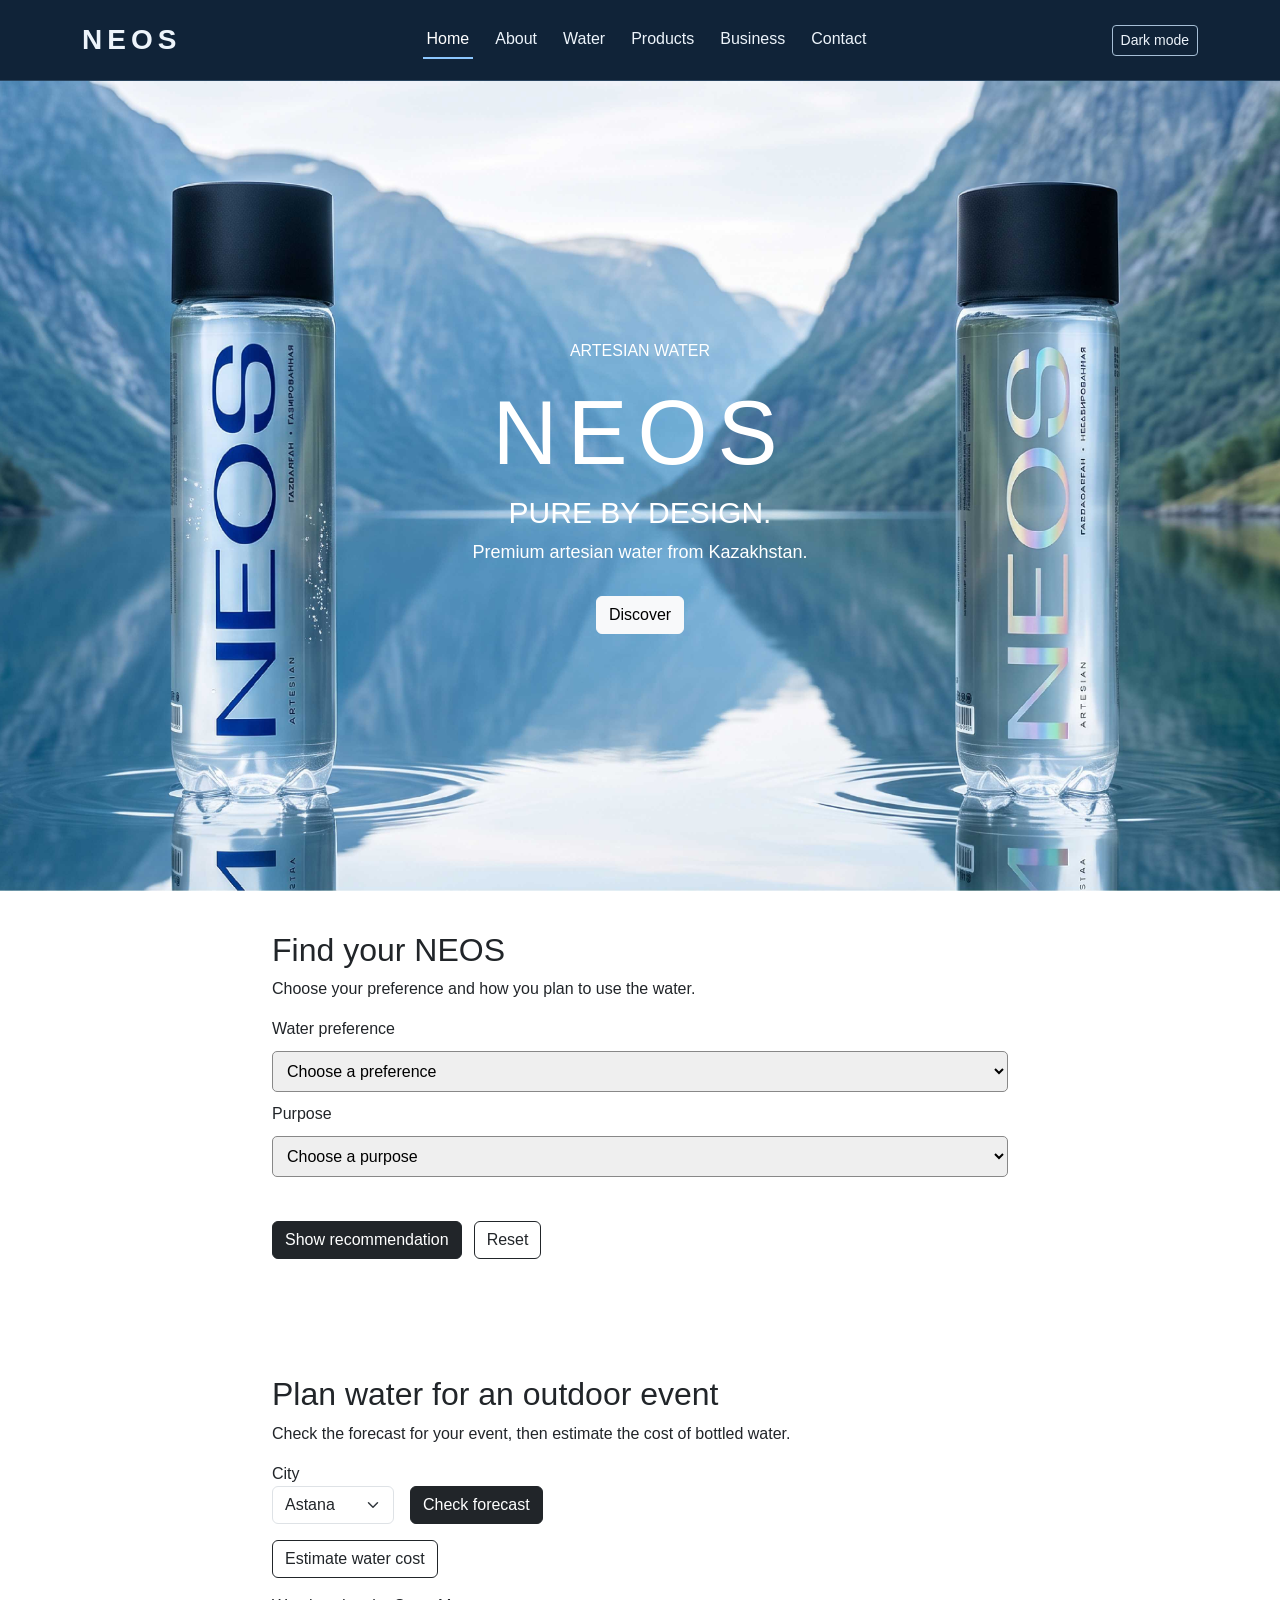
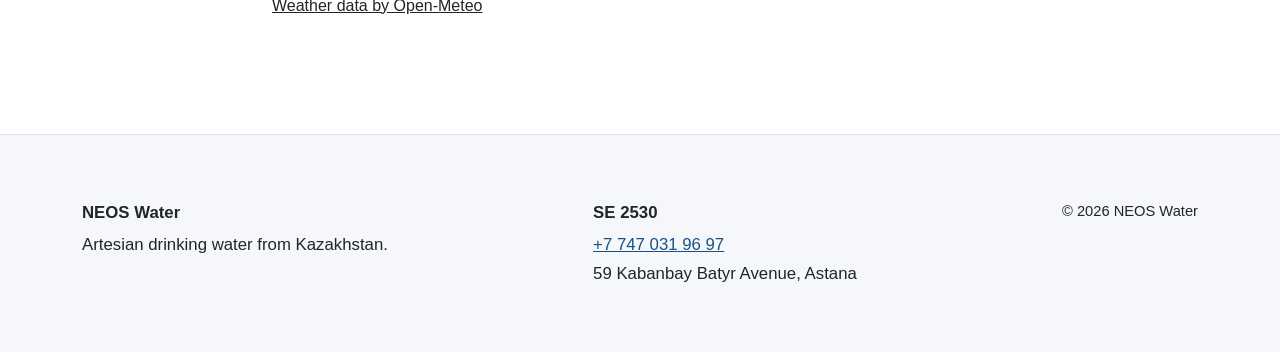
<file: index.html>
<!DOCTYPE html>
<html lang="en">

<head>
    <meta charset="UTF-8">
    <meta name="viewport" content="width=device-width, initial-scale=1.0">
    <title>NEOS Water</title>
    <link href="https://cdn.jsdelivr.net/npm/bootstrap@5.3.3/dist/css/bootstrap.min.css"
          rel="stylesheet">

    <link rel="stylesheet" href="css/style.css">
    <link rel="stylesheet" href="css/ataly.css">
    <link rel="stylesheet" href="css/theme.css">
    <script src="js/theme.js" defer></script>
    <link rel="stylesheet" href="css/weather.css">
</head>
<body>

<header>
    <nav class="menu container">
        <a class="logo" href="index.html">NEOS</a>
        <ul>
            <li><a href="index.html">Home</a></li>
            <li><a href="about.html">About</a></li>
            <li><a href="quality.html">Water</a></li>
            <li><a href="products.html">Products</a></li>
            <li><a href="business.html">Business</a></li>
            <li><a href="contact.html">Contact</a></li>
        </ul>

    </nav>
</header>

<main>

  <section class="main-photo">

    <article class="main-text container">
        <p>ARTESIAN WATER</p>
        <h1>NEOS</h1>
        <h2>PURE BY DESIGN.</h2>
        <p class="opisanie">
            Premium artesian water from Kazakhstan.
        </p>
        <a href="about.html" class="btn btn-light">
            Discover
        </a>
    </article>
</section>
    <section class="pick container" aria-labelledby="pick-title">
        <h2 id="pick-title">Find your NEOS</h2>
        <p>Choose your preference and how you plan to use the water.</p>
        <form id="pick-form" novalidate>
            <label for="bubbles">Water preference</label>
            <select id="bubbles" required aria-describedby="pick-error">
                <option value="">Choose a preference</option>
                <option value="sparkling">I prefer sparkling water</option>
                <option value="still">I prefer still water</option>
                <option value="either">I would like to compare both</option>
            </select>
            <label for="purpose">Purpose</label>
            <select id="purpose" required aria-describedby="pick-error">
                <option value="">Choose a purpose</option>
                <option value="daily">Personal use</option>
                <option value="business">Restaurant, hotel or office</option>
            </select>
            <p id="pick-error" class="pick-error" role="status"></p>
            <div class="pick-btns">
                <button type="submit" class="btn btn-dark">Show recommendation</button>
                <button type="reset" class="btn btn-outline-dark">Reset</button>
            </div>
        </form>
        <div id="pick-result" class="pick-result" role="status" hidden>
            <h3 id="rec-title"></h3>
            <p id="rec-text"></p>
            <a id="rec-link" class="btn btn-dark" href="products.html">See products</a>
        </div>
    </section>
    <section class="container weather" aria-labelledby="weather-title">
        <h2 id="weather-title">Plan water for an outdoor event</h2>
        <p>Check the forecast for your event, then estimate the cost of bottled water.</p>
        <form id="weather-form" class="d-flex flex-wrap align-items-end gap-3">
            <div>
                <label for="weather-city">City</label>
                <select id="weather-city" class="form-select">
                    <option value="astana">Astana</option>
                    <option value="almaty">Almaty</option>
                    <option value="shymkent">Shymkent</option>
                </select>
            </div>
            <button class="btn btn-dark" type="submit">Check forecast</button>
        </form>
        <p id="weather-status" class="mt-3" role="status"></p>
        <div id="weather-days" class="row g-3"></div>
        <a class="btn btn-outline-dark mt-3" href="business.html#est-title">Estimate water cost</a>
        <p class="mt-3"><a href="https://open-meteo.com/">Weather data by Open-Meteo</a></p>
    </section>
</main>
<footer class="footer border-top mt-4">
    <div class="container foot-row">
        <div>
            <p class="fw-bold mb-1">NEOS Water</p>
            <p class="mb-0">Artesian drinking water from Kazakhstan.</p>
        </div>
        <address class="mb-0">
            <p class="fw-bold mb-1">SE 2530</p>
            <a href="tel:+77470319697">+7 747 031 96 97</a>
            <p class="mb-0">59 Kabanbay Batyr Avenue, Astana</p>
        </address>
        <p class="small mb-0">© 2026 NEOS Water</p>
    </div>
</footer>

    <script src="js/home.js"></script>
    <script src="js/weather.js"></script>
</body>
</html>
</file>
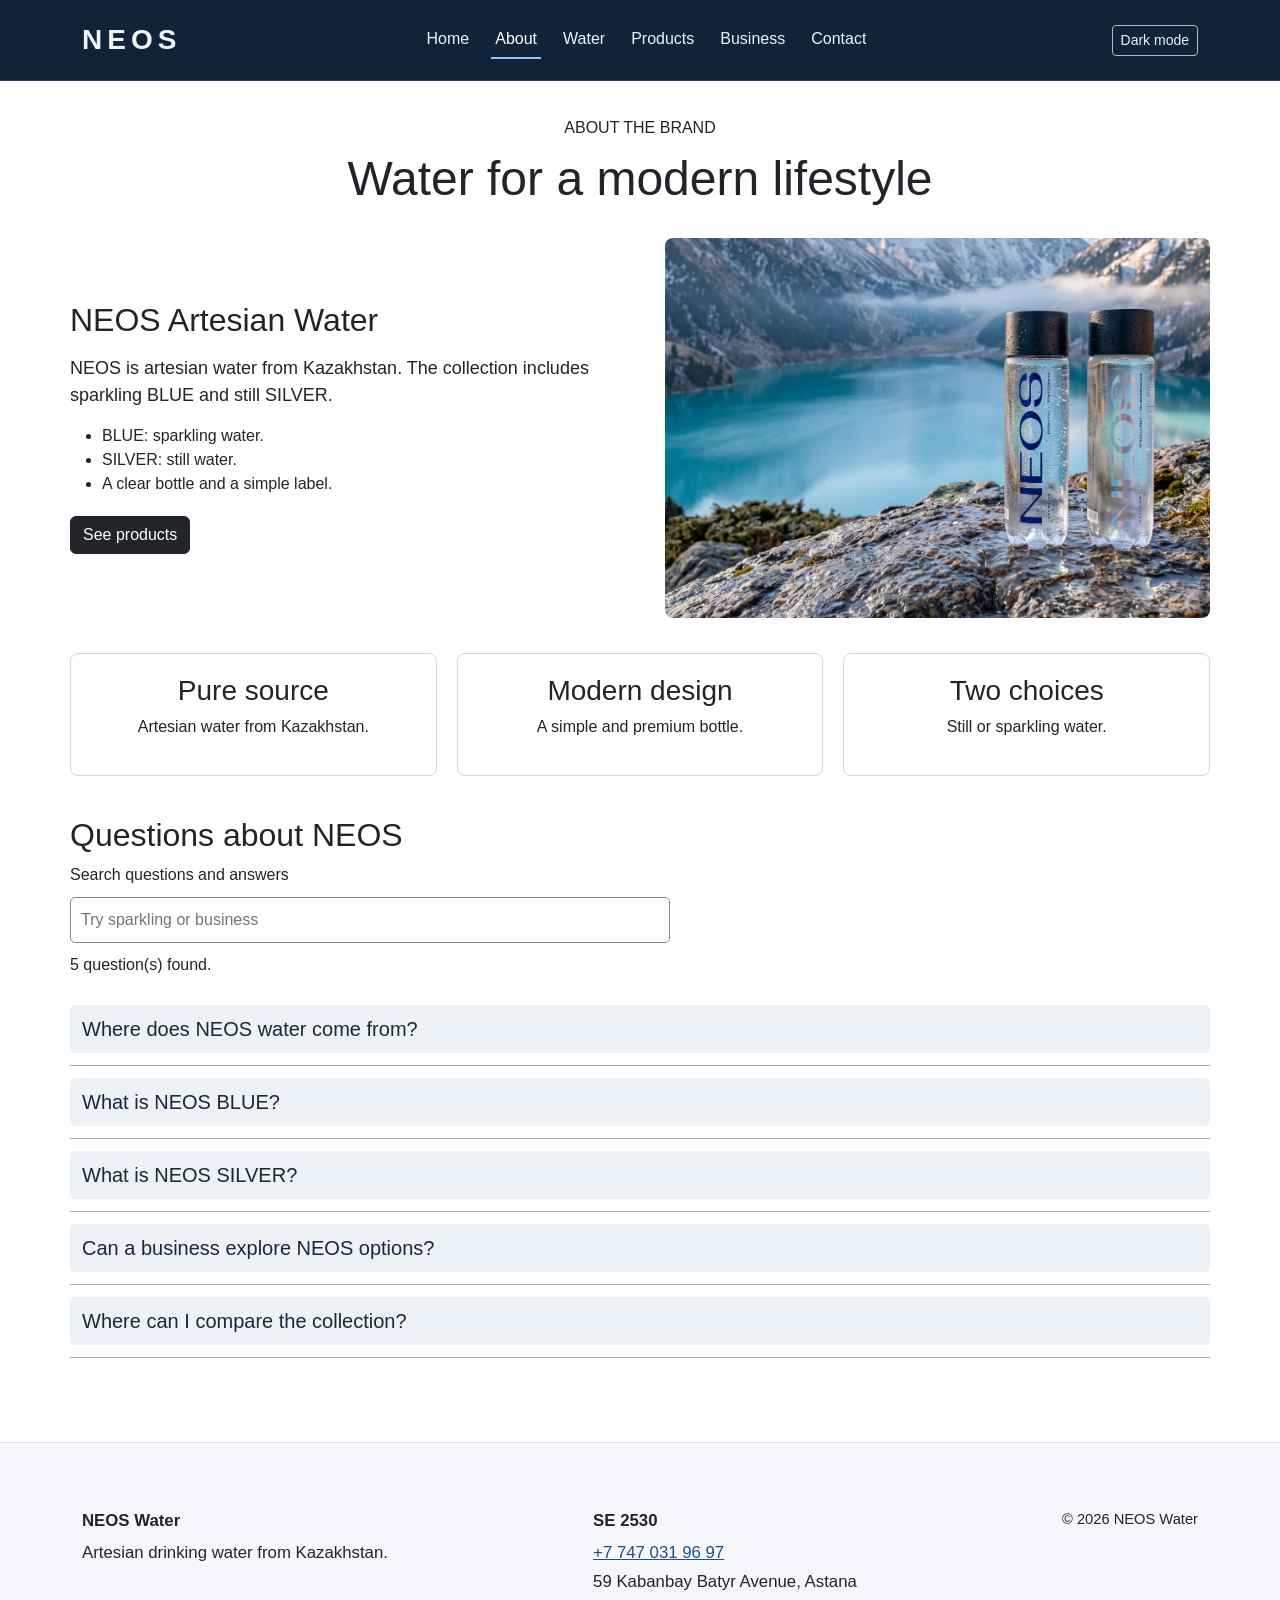
<file: about.html>
<!DOCTYPE html>
<html lang="en">
<head>
    <meta charset="UTF-8">
    <meta name="viewport" content="width=device-width, initial-scale=1.0">
    <title>About - NEOS Water</title>

    <link rel="stylesheet"
          href="https://cdn.jsdelivr.net/npm/bootstrap@5.3.3/dist/css/bootstrap.min.css">
    <link rel="stylesheet" href="css/style.css">
    <link rel="stylesheet" href="css/ataly.css">
    <link rel="stylesheet" href="css/theme.css">
    <script src="js/theme.js" defer></script>
</head>
<body>

<header>
    <nav class="menu container">
        <a class="logo" href="index.html">NEOS</a>
        <ul>
            <li><a href="index.html">Home</a></li>
            <li><a href="about.html">About</a></li>
            <li><a href="quality.html">Water</a></li>
            <li><a href="products.html">Products</a></li>
            <li><a href="business.html">Business</a></li>
            <li><a href="contact.html">Contact</a></li>
        </ul>
    </nav>
</header>

<main class="main2 container">
    <section class="text2">
        <p>ABOUT THE BRAND</p>
        <h1>Water for a modern lifestyle</h1>
    </section>

    <section class="grid2">
        <article class="info2">
            <h2>NEOS Artesian Water</h2>
            <p>
                NEOS is artesian water from Kazakhstan.
                The collection includes sparkling BLUE and still SILVER.
            </p>
            <ul>
                <li>BLUE: sparkling water.</li>
                <li>SILVER: still water.</li>
                <li>A clear bottle and a simple label.</li>
            </ul>
            <a href="products.html" class="btn btn-dark">See products</a>
        </article>

        <img class="photo2" src="images/about2.jpg" alt="NEOS artesian water">
    </section>

    <section class="cards2">
        <article class="card2">
            <h3>Pure source</h3>
            <p>Artesian water from Kazakhstan.</p>
        </article>

        <article class="card2">
            <h3>Modern design</h3>
            <p>A simple and premium bottle.</p>
        </article>

        <article class="card2">
            <h3>Two choices</h3>
            <p>Still or sparkling water.</p>
        </article>
    </section>

    <section class="faq" aria-labelledby="faq-title">
        <h2 id="faq-title">Questions about NEOS</h2>
        <label for="faq-search">Search questions and answers</label>
        <input id="faq-search" type="search" placeholder="Try sparkling or business">
        <p id="faq-count" role="status"></p>
        <div id="faq-list"></div>
        <noscript>Please enable JavaScript to use the question search.</noscript>
    </section>
</main>

<footer class="footer border-top mt-4">
    <div class="container foot-row">
        <div>
            <p class="fw-bold mb-1">NEOS Water</p>
            <p class="mb-0">Artesian drinking water from Kazakhstan.</p>
        </div>
        <address class="mb-0">
            <p class="fw-bold mb-1">SE 2530</p>
            <a href="tel:+77470319697">+7 747 031 96 97</a>
            <p class="mb-0">59 Kabanbay Batyr Avenue, Astana</p>
        </address>
        <p class="small mb-0">© 2026 NEOS Water</p>
    </div>
</footer>

<script src="https://code.jquery.com/jquery-3.7.1.js"></script>
<script src="js/about.js"></script>

</body>
</html>
</file>
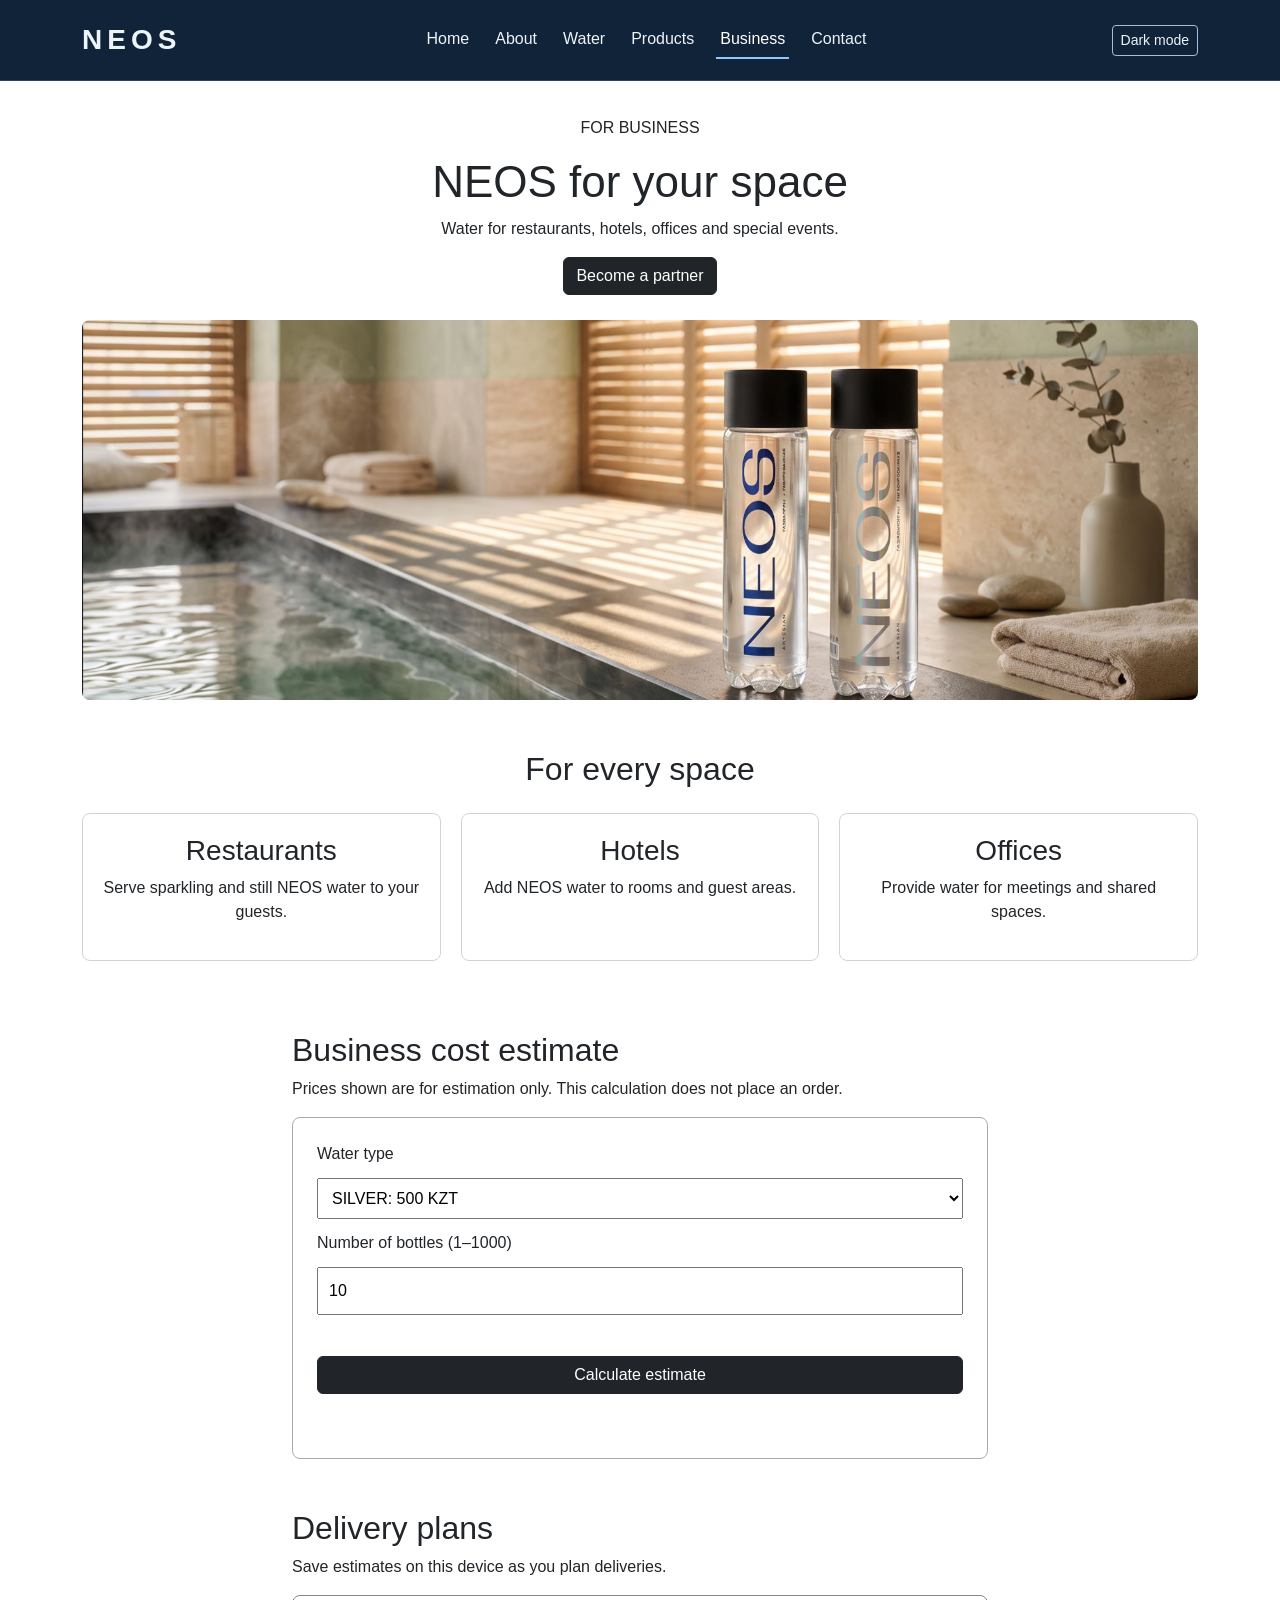
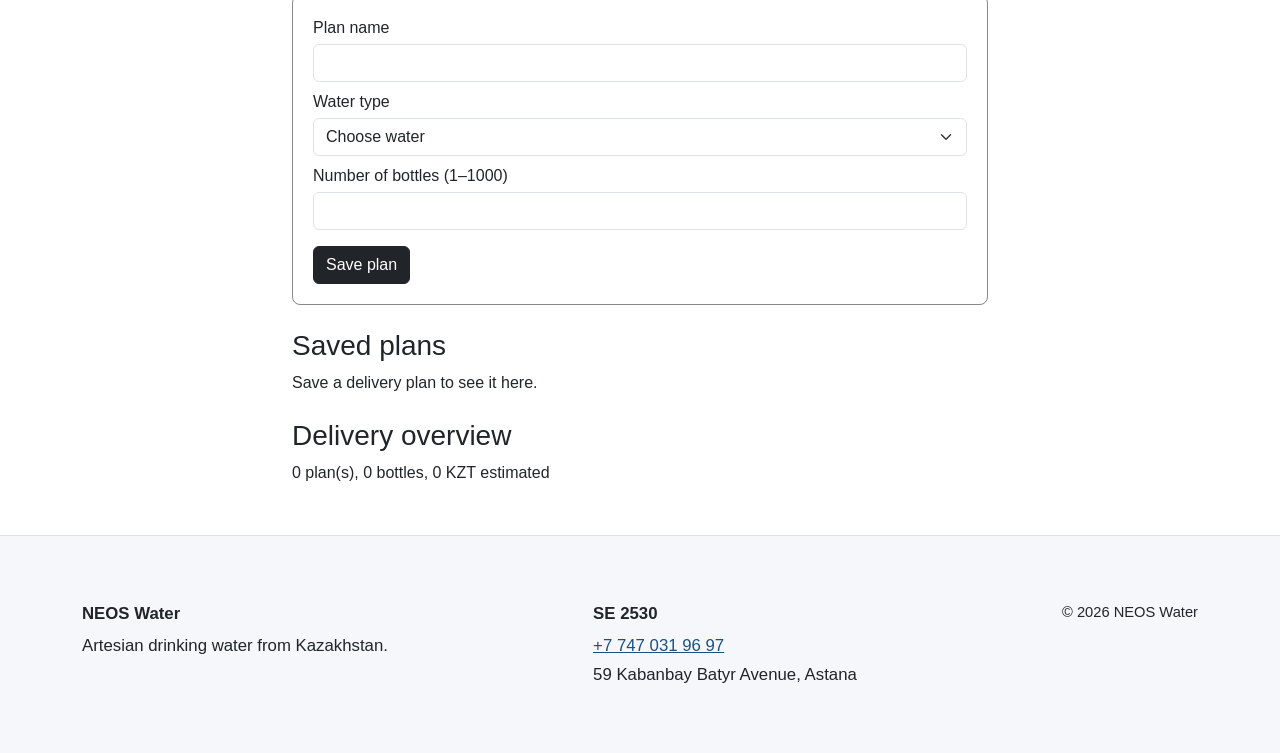
<file: business.html>
<!DOCTYPE html>
<html lang="en">
<head>
    <meta charset="UTF-8">
    <meta name="viewport" content="width=device-width, initial-scale=1.0">
    <title>NEOS Water - Business</title>
    <link href="https://cdn.jsdelivr.net/npm/bootstrap@5.3.3/dist/css/bootstrap.min.css" rel="stylesheet">
    <link rel="stylesheet" href="css/style.css">
    <link rel="stylesheet" href="css/aisu.css">
    <link rel="stylesheet" href="css/theme.css">
    <script src="js/theme.js" defer></script>
    <link rel="stylesheet" href="css/plans.css">
</head>
<body>
    <header>
        <nav class="menu container">
            <a class="logo" href="index.html">NEOS</a>
            <ul>
                <li><a href="index.html">Home</a></li>
                <li><a href="about.html">About</a></li>
                <li><a href="quality.html">Water</a></li>
                <li><a href="products.html">Products</a></li>
                <li><a href="business.html">Business</a></li>
                <li><a href="contact.html">Contact</a></li>
            </ul>
        </nav>
    </header>

    <main>
        <section class="main5 container">
            <p>FOR BUSINESS</p>
            <h1>NEOS for your space</h1>
            <p>Water for restaurants, hotels, offices and special events.</p>
            <a href="contact.html" class="btn btn-dark">Become a partner</a>
            <img class="photo5" src="images/business5.jpg" alt="NEOS water in a premium interior">
        </section>

        <section class="business5 container">
            <h2>For every space</h2>

            <div class="cards5">
                <article class="box5">
                    <h3>Restaurants</h3>
                    <p>Serve sparkling and still NEOS water to your guests.</p>
                </article>

                <article class="box5">
                    <h3>Hotels</h3>
                    <p>Add NEOS water to rooms and guest areas.</p>
                </article>

                <article class="box5">
                    <h3>Offices</h3>
                    <p>Provide water for meetings and shared spaces.</p>
                </article>
            </div>
        </section>

        <section class="estimate container" aria-labelledby="est-title">
            <h2 id="est-title">Business cost estimate</h2>
            <p>Prices shown are for estimation only. This calculation does not place an order.</p>

            <form id="est-form" novalidate>
                <label for="est-water">Water type</label>
                <select id="est-water">
                    <option value="silver">SILVER: 500 KZT</option>
                    <option value="blue">BLUE: 600 KZT</option>
                </select>

                <label for="qty">Number of bottles (1–1000)</label>
                <input id="qty" type="number" min="1" max="1000" step="1" value="10" aria-describedby="est-error">
                <small id="est-error" class="field-error" aria-live="polite"></small>

                <button type="submit" class="btn btn-dark">Calculate estimate</button>
                <p id="total" role="status"></p>
            </form>
        </section>

        <section class="container plans" aria-labelledby="plans-title">
            <h2 id="plans-title">Delivery plans</h2>
            <p>Save estimates on this device as you plan deliveries.</p>

            <form id="plan-form" novalidate>
                <label for="plan-name">Plan name</label>
                <input id="plan-name" aria-describedby="plan-name-error" class="form-control mb-2" type="text" maxlength="60" required>
                <small id="plan-name-error" class="field-error"></small>

                <label for="plan-water">Water type</label>
                <select id="plan-water" aria-describedby="plan-water-error" class="form-select mb-2">
                    <option value="">Choose water</option>
                    <option value="blue">BLUE</option>
                    <option value="silver">SILVER</option>
                </select>
                <small id="plan-water-error" class="field-error"></small>

                <label for="plan-qty">Number of bottles (1–1000)</label>
                <input id="plan-qty" aria-describedby="plan-qty-error" class="form-control" type="text" inputmode="numeric" required>
                <small id="plan-qty-error" class="field-error"></small>

                <p id="plan-preview" aria-live="polite"></p>
                <button id="plan-save" class="btn btn-dark" type="submit">Save plan</button>
                <button id="plan-cancel" class="btn btn-outline-dark" type="button" hidden>Cancel edit</button>
            </form>

            <p id="plan-status" class="mt-3" role="status"></p>

            <h3 class="mt-4">Saved plans</h3>
            <p id="plan-empty">Save a delivery plan to see it here.</p>
            <ul id="plan-list" class="list-unstyled"></ul>

            <h3 class="mt-4">Delivery overview</h3>
            <p id="plan-summary"></p>
            <div id="plan-bars" hidden>
                <div>
                    <label for="blue-share">BLUE bottles</label>
                    <span id="blue-count"></span>
                </div>
                <progress id="blue-share" value="0" max="1"></progress>

                <div>
                    <label for="silver-share">SILVER bottles</label>
                    <span id="silver-count"></span>
                </div>
                <progress id="silver-share" value="0" max="1"></progress>
            </div>
        </section>
    </main>

    <footer class="footer border-top mt-4">
        <div class="container foot-row">
            <div>
                <p class="fw-bold mb-1">NEOS Water</p>
                <p class="mb-0">Artesian drinking water from Kazakhstan.</p>
            </div>
            <address class="mb-0">
                <p class="fw-bold mb-1">SE 2530</p>
                <a href="tel:+77470319697">+7 747 031 96 97</a>
                <p class="mb-0">59 Kabanbay Batyr Avenue, Astana</p>
            </address>
            <p class="small mb-0">© 2026 NEOS Water</p>
        </div>
    </footer>

    <script src="js/business.js"></script>
    <script src="js/plans.js"></script>
</body>
</html>
</file>
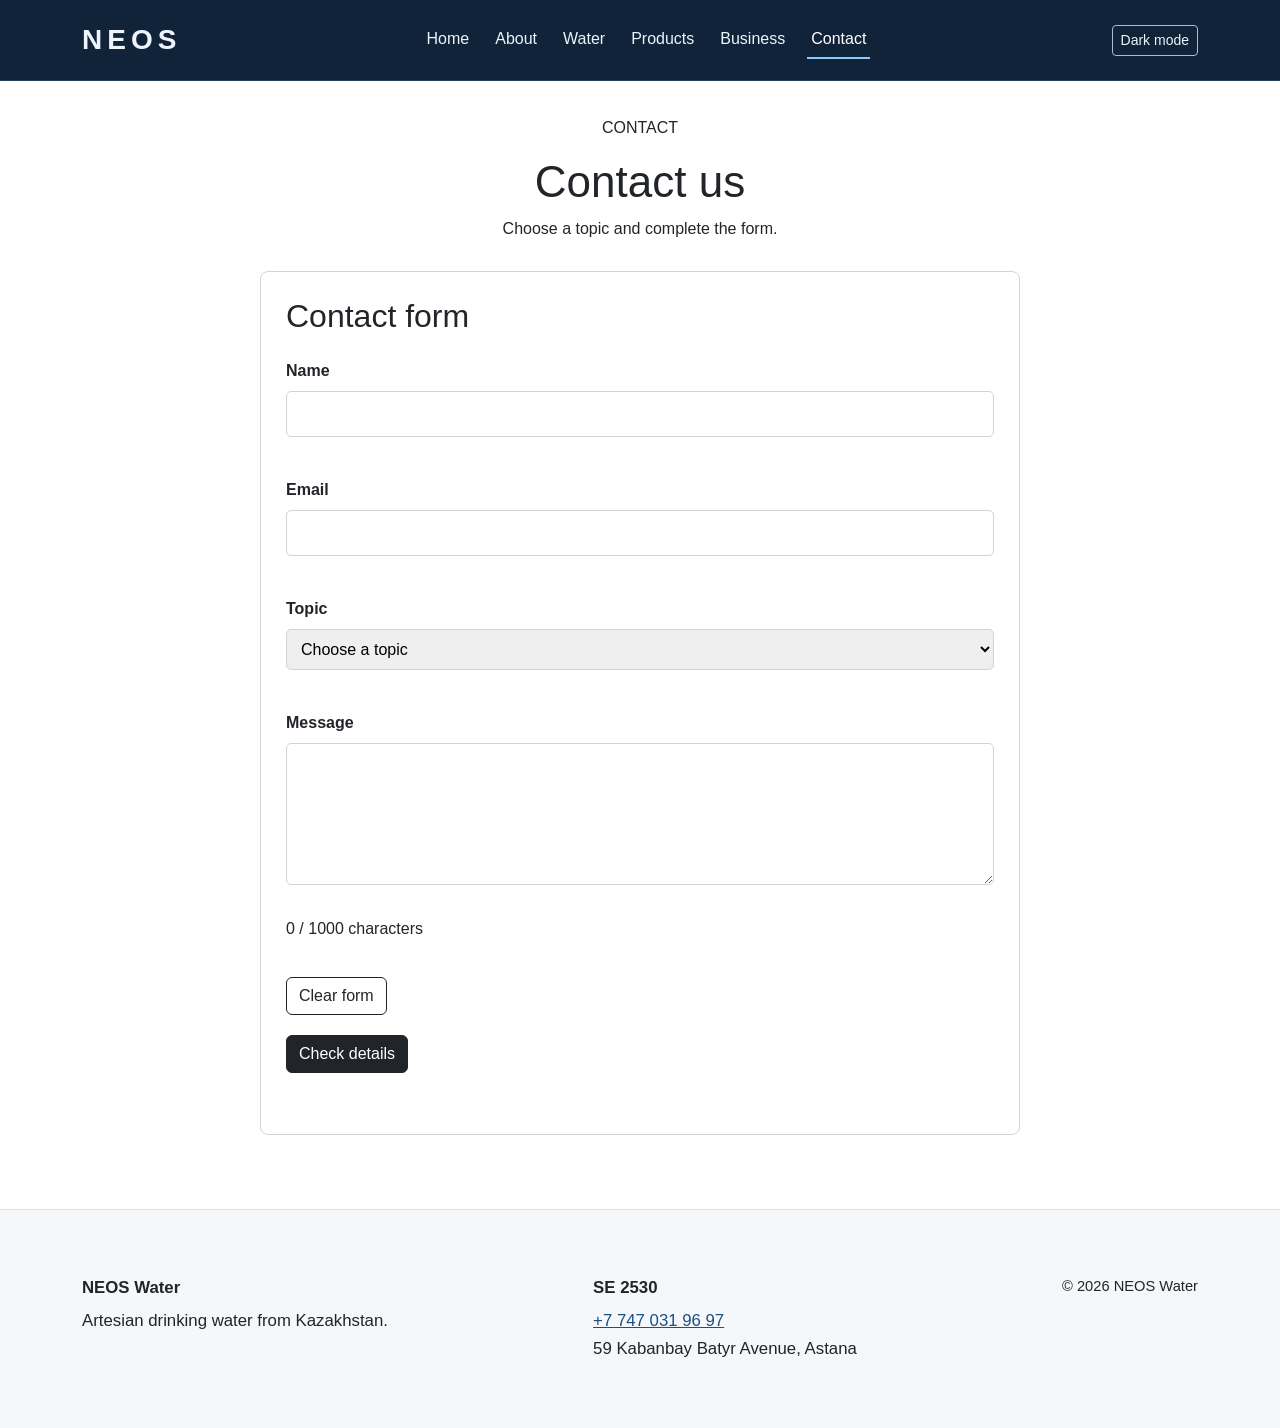
<file: contact.html>
<!DOCTYPE html>
    <html lang="en">
    <head>
        <meta charset="UTF-8">
        <meta name="viewport" content="width=device-width, initial-scale=1.0">
        <title>NEOS Water - Contact</title>
        <link href="https://cdn.jsdelivr.net/npm/bootstrap@5.3.3/dist/css/bootstrap.min.css" rel="stylesheet">
        <link rel="stylesheet" href="css/style.css">
        <link rel="stylesheet" href="css/aisu.css">
    <link rel="stylesheet" href="css/theme.css">
    <script src="js/theme.js" defer></script>
</head>
    <body>

    <header>
        <nav class="menu container">
            <a class="logo" href="index.html">NEOS</a>
            <ul>
                <li><a href="index.html">Home</a></li>
                <li><a href="about.html">About</a></li>
                <li><a href="quality.html">Water</a></li>
                <li><a href="products.html">Products</a></li>
                <li><a href="business.html">Business</a></li>
                <li><a href="contact.html">Contact</a></li>
            </ul>
        </nav>
    </header>

    <main class="main6 container">
        <section class="text6">
            <p>CONTACT</p>
            <h1>Contact us</h1>
            <p>Choose a topic and complete the form.</p>
        </section>

        <section class="contact6 justify-content-center">
            <form id="msg-form" class="form6" style="max-width: 760px" action="contact.html" method="get" novalidate>
                <h2>Contact form</h2>

                <label for="name6">Name</label>
                <input id="name6" aria-describedby="name6-error" name="name" type="text" required>
                <small id="name6-error" class="field-error" aria-live="polite"></small>

                <label for="email6">Email</label>
                <input id="email6" aria-describedby="email6-error" name="email" type="email" required>
                <small id="email6-error" class="field-error" aria-live="polite"></small>

                <label for="topic6">Topic</label>
                <select id="topic6" aria-describedby="topic6-error" name="topic" required>
                    <option value="">Choose a topic</option>
                    <option value="products">Products</option>
                    <option value="business">Business</option>
                    <option value="feedback">Feedback</option>
                </select>
                <small id="topic6-error" class="field-error" aria-live="polite"></small>

                <label for="message6">Message</label>
                <textarea id="message6" aria-describedby="message6-error msg-count" name="message" rows="5" required></textarea>
                <small id="message6-error" class="field-error" aria-live="polite"></small>

                <p id="msg-count">0 / 1000 characters</p>
                <button type="reset" class="btn btn-outline-dark">Clear form</button>
                <button type="submit" class="btn btn-dark">Check details</button>
                <p id="form-status" role="status"></p>
            </form>
        </section>
    </main>

    <footer class="footer border-top mt-4">
    <div class="container foot-row">
        <div>
            <p class="fw-bold mb-1">NEOS Water</p>
            <p class="mb-0">Artesian drinking water from Kazakhstan.</p>
        </div>
        <address class="mb-0">
            <p class="fw-bold mb-1">SE 2530</p>
            <a href="tel:+77470319697">+7 747 031 96 97</a>
            <p class="mb-0">59 Kabanbay Batyr Avenue, Astana</p>
        </address>
        <p class="small mb-0">© 2026 NEOS Water</p>
    </div>
</footer>

    <script src="js/contact.js"></script>
</body>
    </html>
</file>
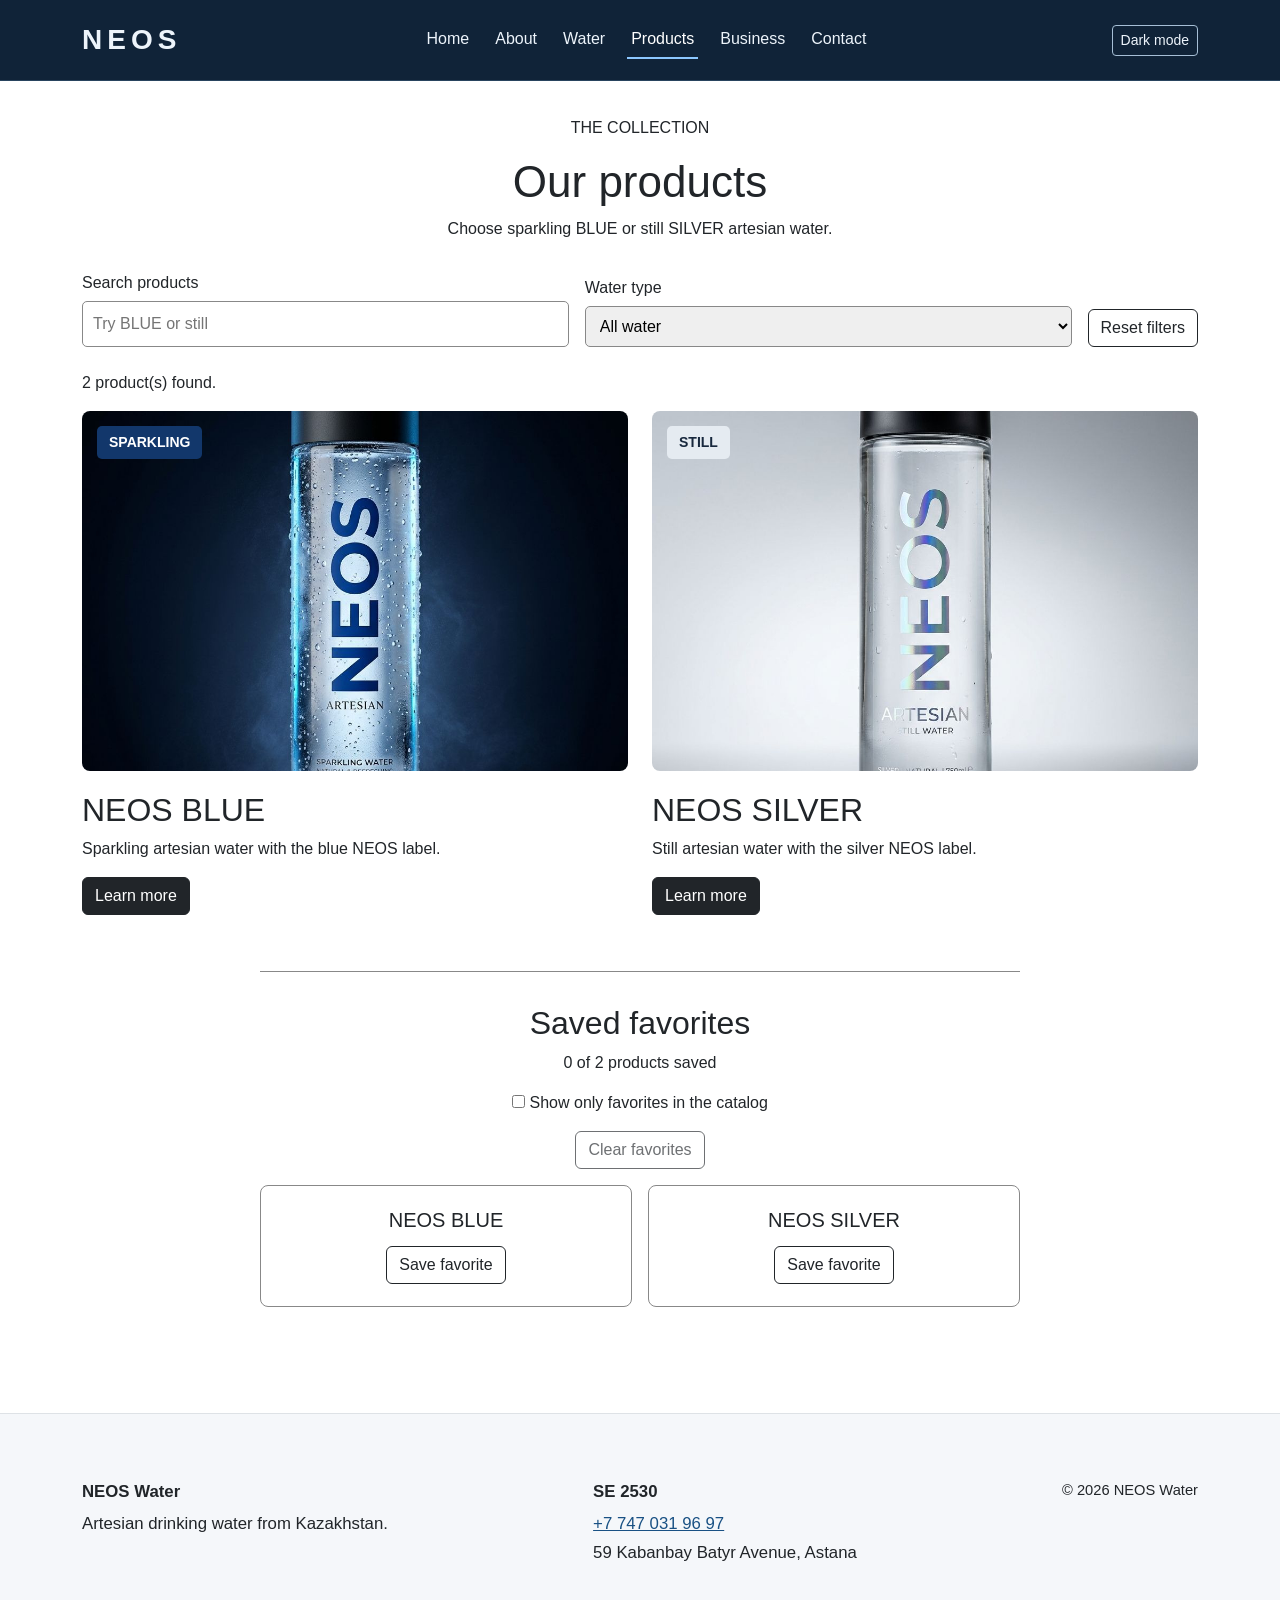
<file: products.html>
<!DOCTYPE html>
    <html lang="en">
    <head>
        <meta charset="UTF-8">
        <meta name="viewport" content="width=device-width, initial-scale=1.0">
        <title>NEOS Water - Products</title>
        <link href="https://cdn.jsdelivr.net/npm/bootstrap@5.3.3/dist/css/bootstrap.min.css" rel="stylesheet">
        <link rel="stylesheet" href="css/style.css">
        <link rel="stylesheet" href="css/abylai.css">
    <link rel="stylesheet" href="css/theme.css">
    <script src="js/theme.js" defer></script>
    <link rel="stylesheet" href="css/favorites.css">
</head>
    <body>

    <header>
        <nav class="menu container">
            <a class="logo" href="index.html">NEOS</a>
            <ul>
                <li><a href="index.html">Home</a></li>
                <li><a href="about.html">About</a></li>
                <li><a href="quality.html">Water</a></li>
                <li><a href="products.html">Products</a></li>
                <li><a href="business.html">Business</a></li>
                <li><a href="contact.html">Contact</a></li>
            </ul>
        </nav>
    </header>

    <main class="main3 container">
        <section class="text3">
            <p>THE COLLECTION</p>
            <h1>Our products</h1>
            <p>Choose sparkling BLUE or still SILVER artesian water.</p>
        </section>

        <div class="filters">
            <label for="prod-search">Search products
                <input id="prod-search" type="search" placeholder="Try BLUE or still">
            </label>
            <label for="water-type">Water type
                <select id="water-type"><option value="all">All water</option><option value="sparkling">Sparkling</option><option value="still">Still</option></select>
            </label>
            <button id="prod-reset" type="button" class="btn btn-outline-dark">Reset filters</button>
        </div>
        <p id="prod-count" role="status"></p>
        <section id="prod-list" class="row g-4" aria-label="Water collection"></section>
        <noscript>Please enable JavaScript to view the interactive catalogue.</noscript>
        <section class="favorites" aria-labelledby="favorites-title">
            <h2 id="favorites-title">Saved favorites</h2>

            <p id="fav-count"></p>
            <label class="fav-choice">
                <input id="fav-only" type="checkbox" aria-controls="prod-list">
                Show only favorites in the catalog
            </label>
            <button id="fav-clear" class="btn btn-outline-dark" type="button">Clear favorites</button>
            <p id="fav-status" class="mt-3" role="status"></p>
            <ul id="fav-list" class="list-unstyled"></ul>
        </section>
    </main>

    <footer class="footer border-top mt-4">
    <div class="container foot-row">
        <div>
            <p class="fw-bold mb-1">NEOS Water</p>
            <p class="mb-0">Artesian drinking water from Kazakhstan.</p>
        </div>
        <address class="mb-0">
            <p class="fw-bold mb-1">SE 2530</p>
            <a href="tel:+77470319697">+7 747 031 96 97</a>
            <p class="mb-0">59 Kabanbay Batyr Avenue, Astana</p>
        </address>
        <p class="small mb-0">© 2026 NEOS Water</p>
    </div>
</footer>

    <script src="js/products.js"></script>
    <script src="js/favorites.js"></script>
</body>
    </html>
</file>
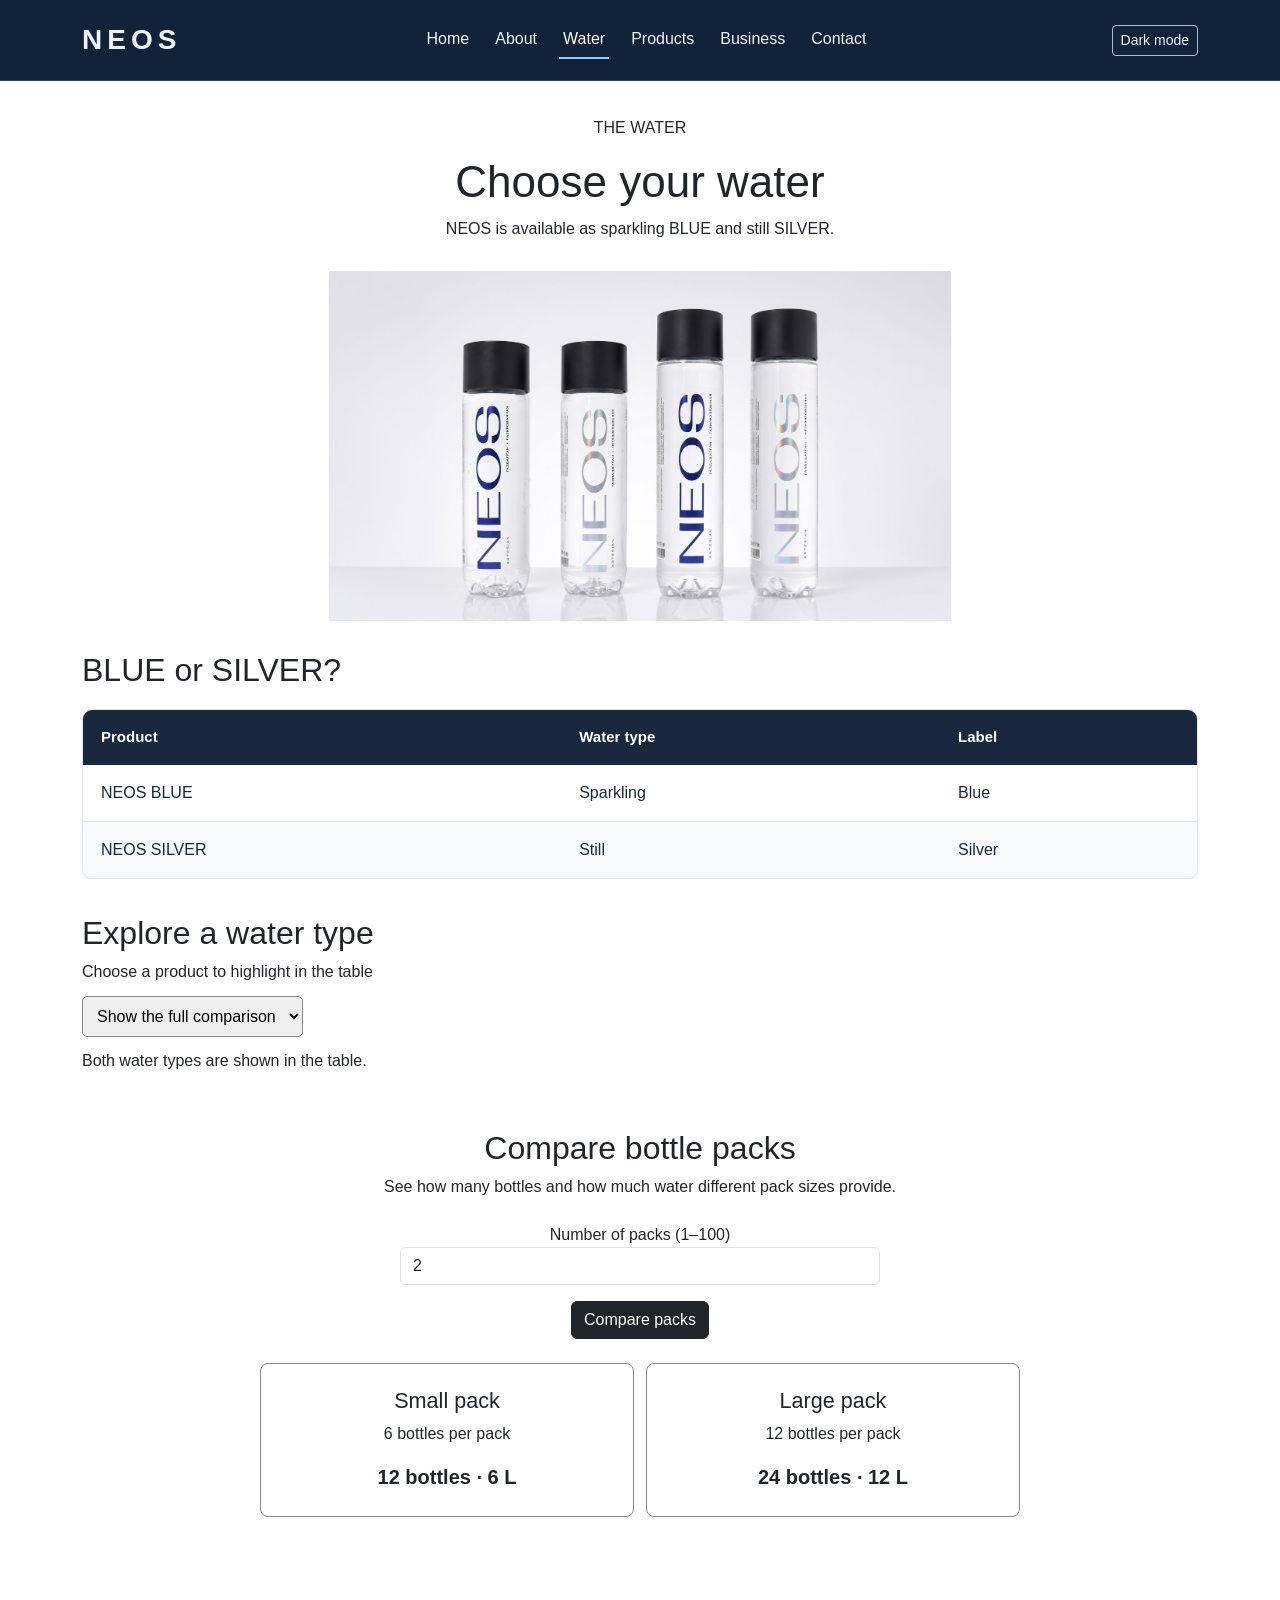
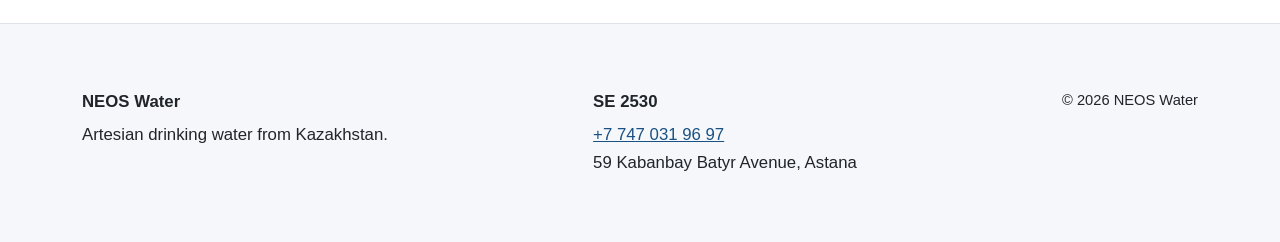
<file: quality.html>
<!DOCTYPE html>
    <html lang="en">
    <head>
        <meta charset="UTF-8">
        <meta name="viewport" content="width=device-width, initial-scale=1.0">
        <title>NEOS Water - Water</title>
        <link href="https://cdn.jsdelivr.net/npm/bootstrap@5.3.3/dist/css/bootstrap.min.css" rel="stylesheet">
        <link rel="stylesheet" href="css/style.css">
        <link rel="stylesheet" href="css/abylai.css">
    <link rel="stylesheet" href="css/theme.css">
    <script src="js/theme.js" defer></script>
    <link rel="stylesheet" href="css/packs.css">
</head>
    <body>

    <header>
        <nav class="menu container">
            <a class="logo" href="index.html">NEOS</a>
            <ul>
                <li><a href="index.html">Home</a></li>
                <li><a href="about.html">About</a></li>
                <li><a href="quality.html">Water</a></li>
                <li><a href="products.html">Products</a></li>
                <li><a href="business.html">Business</a></li>
                <li><a href="contact.html">Contact</a></li>
            </ul>
        </nav>
    </header>

    <main class="main4 container">
        <section class="text4">
            <p>THE WATER</p>
            <h1>Choose your water</h1>
            <p>NEOS is available as sparkling BLUE and still SILVER.</p>
        </section>

        <img class="photo4" src="images/water4.jpg" alt="NEOS water collection">

        <section class="compare4">
            <h2>BLUE or SILVER?</h2>
            <div class="table4">
                <table>
                    <thead>
                        <tr>
                            <th>Product</th>
                            <th>Water type</th>
                            <th>Label</th>
                        </tr>
                    </thead>
                    <tbody>
                        <tr id="compare-blue">
                            <td>NEOS BLUE</td>
                            <td>Sparkling</td>
                            <td>Blue</td>
                        </tr>
                        <tr id="compare-silver">
                            <td>NEOS SILVER</td>
                            <td>Still</td>
                            <td>Silver</td>
                        </tr>
                    </tbody>
                </table>
            </div>
        </section>
            <section class="water-pick" aria-labelledby="water-title">
            <h2 id="water-title">Explore a water type</h2>
            <label for="compare">Choose a product to highlight in the table</label>
            <select id="compare">
                <option value="">Show the full comparison</option>
                <option value="blue">NEOS BLUE</option>
                <option value="silver">NEOS SILVER</option>
            </select>
            <p id="compare-msg" role="status">Both water types are shown in the table.</p>
            <article id="water-card" hidden>
                <img id="water-img" src="images/blue3.jpg" alt="NEOS BLUE sparkling water">
                <div><h3 id="water-name"></h3><p id="water-desc"></p><a href="products.html" class="btn btn-dark">View products</a></div>
            </article>
        </section>
    <section class="packs" aria-labelledby="packs-title">
        <h2 id="packs-title">Compare bottle packs</h2>
        <p>See how many bottles and how much water different pack sizes provide.</p>
        <form id="pack-form" novalidate>
            <label for="pack-count">Number of packs (1–100)</label>
            <input id="pack-count" class="form-control" type="number" min="1" max="100" value="2" aria-describedby="pack-status">
            <button class="btn btn-dark mt-3" type="submit">Compare packs</button>
        </form>
        <p id="pack-status" class="mt-3" role="status"></p>
        <ul id="pack-list" class="pack-grid list-unstyled"></ul>
    </section>
</main>

    <footer class="footer border-top mt-4">
    <div class="container foot-row">
        <div>
            <p class="fw-bold mb-1">NEOS Water</p>
            <p class="mb-0">Artesian drinking water from Kazakhstan.</p>
        </div>
        <address class="mb-0">
            <p class="fw-bold mb-1">SE 2530</p>
            <a href="tel:+77470319697">+7 747 031 96 97</a>
            <p class="mb-0">59 Kabanbay Batyr Avenue, Astana</p>
        </address>
        <p class="small mb-0">© 2026 NEOS Water</p>
    </div>
</footer>

    <script src="js/water.js"></script>
    <script src="js/packs.js"></script>
</body>
    </html>
</file>
<file: css/style.css>
body {
    margin: 0;
    font-family: Arial, sans-serif;
}

.menu {
    min-height: 80px;
    display: flex;
    align-items: center;
    justify-content: space-between;
}

.logo {
    color: black;
    text-decoration: none;
    font-size: 28px;
    font-weight: bold;
    letter-spacing: 5px;
}

.menu ul {
    display: flex;
    list-style: none;
    margin: 0;
    padding: 0;
}

.menu li {
    margin-left: 30px;
}

.menu a {
    color: black;
    text-decoration: none;
}

.main-photo {
    height: 90vh;
    background-image: url("../images/neos.jpg");
    background-size: cover;
    background-position: center;
    background-repeat: no-repeat;
    display: flex;
    align-items: center;
    justify-content: center;
}

.main-text {
    position: relative;
    color: white;
    text-align: center;
}

.main-text h1 {
    font-size: 90px;
    letter-spacing: 10px;
}

.main-text h2 {
    font-size: 30px;
}

.opisanie {
    font-size: 18px;
    margin-bottom: 30px;
}
@media (max-width: 992px) {
    .main-text h1 {
        font-size: 65px;
    }

    .main-photo {
        height: 80vh;
        background-image: url("../images/neos-mobile.jpg");
        background-size: cover;
        background-position: center;
        background-repeat: no-repeat;
    }

    .menu li {
        margin-left: 18px;
    }
}

@media (max-width: 576px) {
    .menu {
        height: auto;
        min-height: 0;
        flex-direction: column;
        align-items: center;
        padding: 12px 0;
    }

    .logo {
        margin-bottom: 10px;
    }

    .menu ul {
        width: 100%;
        display: flex;
        flex-wrap: wrap;
        justify-content: center;
        gap: 6px 14px;
        padding: 0;
        margin: 0;
        font-size: 13px;
    }

    .menu li {
        margin: 0;
    }

    .main-photo {
        height: 75vh;
        background-image: url("../images/neos-mobile.jpg");
        background-size: cover;
        background-position: center;
        background-repeat: no-repeat;
    }

    .main-text {
        padding: 0 15px;
    }

    .main-text h1 {
        font-size: 45px;
        letter-spacing: 6px;
    }

    .main-text h2 {
        font-size: 24px;
    }

    .opisanie {
        font-size: 16px;
    }
}
.main2 {
    padding: 35px 0 60px;
}

.text2 {
    text-align: center;
    margin-bottom: 30px;
}

.text2 p {
    margin-bottom: 10px;
}

.text2 h1 {
    font-size: 48px;
    margin: 0;
}

.grid2 {
    display: grid;
    grid-template-columns: 1fr 1fr;
    gap: 50px;
    align-items: center;
}

.photo2 {
    width: 100%;
    height: 380px;object-fit: cover;
    
    border-radius: 8px;
}

.info2 h2 {
    font-size: 32px;
    margin-bottom: 15px;
}

.info2 p {
    font-size: 18px;
    margin-bottom: 15px;
}

.info2 ul {
    margin-bottom: 20px;
}

.cards2 {
    display: flex;
    gap: 20px;
    margin-top: 35px;
}

.card2 {
    flex: 1;
    padding: 20px;
    border: 1px solid lightgray;
    border-radius: 8px;
    text-align: center;
}

@media (max-width: 992px) {
    .grid2 {
        grid-template-columns: 1fr;
    }

    .photo2 {
        height: 350px;
    }
}

@media (max-width: 576px) {
    .main2 {
        padding: 25px 15px;
    }

    .text2 h1 {
        font-size: 36px;
    }

    .photo2 {
        height: 280px;
    }

    .cards2 {
        flex-direction: column;
    }
}
.main3,
    .main4 {
        padding-top: 35px;
        padding-bottom: 50px;
    }

    .text3,
    .text4 {
        text-align: center;
        margin-bottom: 30px;
    }

    .text3 h1,
    .text4 h1 {
        font-size: 44px;
    }

    .card3 {
        position: relative;
        margin: 0 0 20px;
    }

    .card3 img {
        width: 100%;
        height: 360px;
        object-fit: cover;
        border-radius: 8px;
    }

    .mark3 {
        position: absolute;
        top: 15px;
        left: 15px;
        padding: 6px 12px;
        border-radius: 5px;
        font-size: 14px;
        font-weight: bold;
    }

    .blue3 {
        color: white;
        background-color: #12376b;
    }

    .silver3 {
        color: #18283d;
        background-color: #e5ebf1;
    }

    .photo4 {
        display: block;
        width: 100%;
        height: 350px;
        object-fit: contain;
        margin: 20px 0 30px;
    }

    .compare4 h2 {
        margin-bottom: 20px;
    }

.table4 {
    overflow-x: auto;
    margin-top: 20px;
}

.table4 table {
    width: 100%;
    border-collapse: separate;
    border-spacing: 0;
    background-color: white;
    border: 1px solid #e2e8ef;
    border-radius: 10px;
    overflow: hidden;
    box-shadow: 0 4px 15px rgba(24, 40, 61, 0.08);
}

.table4 th {
    padding: 16px 18px;
    color: white;
    background-color: #18283d;
    text-align: left;
    font-size: 15px;
}

.table4 td {
    padding: 16px 18px;
    color: #18283d;
    border-bottom: 1px solid #e2e8ef;
    text-align: left;
}

.table4 tbody tr:nth-child(even) {
    background-color: #f7f9fb;
}

.table4 tbody tr:hover {
    background-color: #eef4f8;
}

.table4 tbody tr:last-child td {
    border-bottom: none;
}

    @media (max-width: 992px) {
        .text3 h1,
        .text4 h1 {
            font-size: 38px;
        }

        .card3 img {
            height: 300px;
        }

        .photo4 {
            height: 300px;
        }
    }

    @media (max-width: 576px) {
        .main3,
        .main4 {
            padding-top: 25px;
            padding-bottom: 40px;
        }

        .text3 h1,
        .text4 h1 {
            font-size: 32px;
        }

        .card3 img,
        .photo4 {
            height: auto;
        }

        .table4 th,
        .table4 td {
            padding: 10px;
            font-size: 14px;
        }
    }
     .main5,
    .main6 {
        padding-top: 35px;
        padding-bottom: 50px;
    }

    .main5 {
        text-align: center;
    }

    .main5 h1,
    .main6 h1 {
        font-size: 44px;
    }

    .photo5 {
        display: block;
        width: 100%;
        height: 380px;
        object-fit: cover;
        margin-top: 25px;
        border-radius: 8px;
    }

    .business5 {
        padding-bottom: 50px;
    }

    .business5 h2 {
        text-align: center;
        margin-bottom: 25px;
    }

    .cards5 {
        display: flex;
        gap: 20px;
    }

    .box5 {
        flex: 1;
        padding: 20px;
        border: 1px solid lightgray;
        border-radius: 8px;
        text-align: center;
    }

    .text6 {
        text-align: center;
        margin-bottom: 30px;
    }

    .contact6 {
        display: flex;
        align-items: flex-start;
        gap: 40px;
    }

    .info6,
    .form6 {
        flex: 1;
    }

    .info6 ul {
        padding-left: 20px;
    }

    .form6 {
        display: flex;
        flex-direction: column;
        gap: 8px;
        padding: 25px;
        border: 1px solid lightgray;
        border-radius: 8px;
    }

    .form6 label {
        margin-top: 8px;
        font-weight: bold;
    }

    .form6 input,
    .form6 select,
    .form6 textarea {
        width: 100%;
        padding: 10px;
        border: 1px solid lightgray;
        border-radius: 5px;
        font: inherit;
    }

    .form6 button {
        align-self: flex-start;
        margin-top: 12px;
    }

    @media (max-width: 992px) {
        .main5 h1,
        .main6 h1 {
            font-size: 38px;
        }

        .photo5 {
            height: 320px;
        }

        .contact6 {
            flex-direction: column;
            gap: 25px;
        }

        .info6,
        .form6 {
            width: 100%;
        }
    }

    @media (max-width: 576px) {
        .main5,
        .main6 {
            padding-top: 25px;
            padding-bottom: 40px;
        }

        .main5 h1,
        .main6 h1 {
            font-size: 32px;
        }

        .photo5 {
            height: auto;
        }

        .cards5 {
            flex-direction: column;
        }

        .form6 {
            padding: 20px;
        }
    }
</file>
<file: css/ataly.css>
.menu {
  flex-wrap: wrap;
  gap: 12px;
  padding-top: 12px;
  padding-bottom: 12px;
}

.menu ul {
  flex-wrap: wrap;
  justify-content: center;
  gap: 8px 18px;
}

.menu li {
  margin-left: 0;
}

.pick {
  max-width: 760px;
  padding-top: 40px;
  padding-bottom: 40px;
}

#pick-form {
  display: flex;
  flex-direction: column;
  gap: 10px;
}

#pick-form select, 
#faq-search {
  padding: 10px;
  border: 1px solid #888;
  border-radius: 5px;
  font: inherit;
}

#pick-form select.error {
  border: 2px solid #b42318;
}

.pick-btns {
  display: flex;
  flex-wrap: wrap;
  gap: 12px;
}

.pick-error {
  color: #b42318;
  min-height: 24px;
  margin: 0;
}

.pick-result {
  margin-top: 24px;
  padding: 20px;
  border: 1px solid #aaa;
  border-radius: 8px;
}

.faq {
  margin-top: 40px;
}

#faq-search {
  display: block;
  width: 100%;
  max-width: 600px;
  margin: 10px 0;
}

.faq-item {
  border-bottom: 1px solid #aaa;
  padding: 12px 0;
}

.faq-item h3 {
  margin: 0;
  font-size: 20px;
}

.faq-answer {
  padding-top: 12px;
}

.faq-btn {
  width: 100%;
  text-align: left;
  padding: 12px;
  color: #18283d;
  background: #edf2f7;
  border: 0;
  border-radius: 5px;
  font: inherit;
}

@media (max-width: 768px) {
  .menu {
    justify-content: center;
  }
}
</file>
<file: css/theme.css>
body > header {
    position: sticky;
    top: 0;
    z-index: 20;
    background: #102338;
    border-bottom: 1px solid #29445e;
}

header .menu a {
    color: #edf4fb;
}

header .menu ul a {
    display: block;
    padding: .35rem .25rem;
    border-bottom: 2px solid transparent;
}

header .menu ul a:hover,
header .menu ul a[aria-current="page"] {
    color: #fff;
    border-bottom-color: #8cc7ff;
}

header .menu .theme-btn {
    color: #edf4fb;
    border-color: #a6bfd6;
}

header .menu .theme-btn:hover {
    background: #334559;
}

@media (max-width: 576px) {
    header .menu ul {
        order: 2;
    }
}

.footer {
    background: #f5f7fa;
    padding: 4rem 0;
    font-size: 1.05rem;
    line-height: 1.7;
}

.footer a {
    color: #195184;
}

.theme-btn {
    flex: 0 0 auto;
}

.dark-mode {
    color-scheme: dark;
}

.dark-mode body {
    background: #101820;
    color: #f1f5f9;
}

.dark-mode .footer {
    background: #182430;
}

.dark-mode .footer a {
    color: #a9d6ff;
}

.dark-mode .menu a {
    color: #f1f5f9;
}

.dark-mode .btn-dark {
    background: #eef2f6;
    border-color: #eef2f6;
    color: #17202b;
}

.dark-mode .btn-outline-dark {
    border-color: #b8c6d6;
    color: #f1f5f9;
}

.dark-mode .btn-outline-dark:hover,
.dark-mode .btn-outline-dark:focus {
    background: #334559;
}

.dark-mode input,
.dark-mode select,
.dark-mode textarea,
.dark-mode .faq-btn {
    background: #263345;
    color: #fff;
}

.dark-mode input::placeholder,
.dark-mode textarea::placeholder {
    color: #c2ccda;
}

.dark-mode .table4 table,
.dark-mode .table4 tbody tr:nth-child(even),
.dark-mode .table4 tbody tr:hover {
    background: #202d3b;
}

.dark-mode .table4 td {
    color: #f1f5f9;
}

.dark-mode .table4 tr.chosen td {
    background: #254d71;
}

.dark-mode .field-error,
.dark-mode .pick-error {
    color: #ffb4ab;
}

.dark-mode #form-status.success {
    color: #9be7ad;
}

.dark-mode .contact-topics a,
.dark-mode .info6 address a {
    color: #a9d6ff;
}

.foot-row {
    display: flex;
    flex-wrap: wrap;
    justify-content: space-between;
    align-items: flex-start;
    gap: 1rem;
}

.menu .menu-toggle {
  display: none;
  color: #edf4fb;
  border-color: #a6bfd6;
}

@media (max-width: 768px) {
  header .menu.has-toggle {
    flex-direction: row;
    justify-content: flex-start;
  }

  .menu.has-toggle .logo {
    margin-bottom: 0;
    margin-right: auto;
  }

  .menu.has-toggle .menu-toggle {
    display: inline-block;
  }

  header .menu.has-toggle ul {
    display: none;
    order: 3;
    width: 100%;
    flex-direction: column;
    gap: 0;
  }

  header .menu.has-toggle.menu-open ul {
    display: flex;
  }

  header .menu.has-toggle ul a {
    padding: 8px 0;
  }
}
</file>
<file: css/weather.css>
.weather {
  max-width: 760px;
  margin: 48px auto 72px;
  padding-top: 28px;
  padding-bottom: 28px;
}

.weather-card {
  padding: 16px;
  height: 100%;
  border: 1px solid #888;
  border-radius: 8px;
}

.weather a {
  color: inherit;
}
</file>
<file: css/aisu.css>
.menu { flex-wrap: wrap; gap: 12px; padding-top: 12px; padding-bottom: 12px; }
.menu ul { flex-wrap: wrap; justify-content: center; gap: 8px 18px; }
.menu li { margin-left: 0; }
@media (max-width: 768px) { .menu { justify-content: center; } }
.estimate { max-width: 720px; margin: 20px auto 50px; }
.estimate form { display: flex; flex-direction: column; gap: 12px; padding: 24px; border: 1px solid #aaa; border-radius: 8px; }
.estimate input, .estimate select { width: 100%; padding: 10px; font: inherit; }
.field-error { color: #b42318; min-height: 1.2em; display: block; }
.form6 input.error, .form6 select.error, .form6 textarea.error, #qty.error { border: 2px solid #b42318; }
#form-status, #total { margin-top: 12px; font-weight: bold; }
#form-status.success { color: #176b39; }
</file>
<file: css/plans.css>
.plans {
  max-width: 720px;
  margin: 35px auto 50px;
}

.plans form {
  padding: 20px;
  border: 1px solid #888;
  border-radius: 8px;
}

.plans label {
  display: block;
  margin-bottom: 4px;
}

.plans .field-error {
  margin-bottom: 10px;
}

.plans .field-error:empty {
  display: none;
}

.plans .error {
  border: 2px solid #b42318;
}

.dark-mode .plans .error {
  border-color: #ff9b9b;
}

.plans li {
  overflow-wrap: anywhere;
}

.plans progress {
  display: block;
  width: 100%;
  height: 18px;
  margin: 4px 0 12px;
  accent-color: #3689d6;
}

.plans #silver-share {
  accent-color: #8996a6;
}

.plans input,
.plans select {
  margin-bottom: 10px;
}

#est-title {
  scroll-margin-top: 130px;
}
</file>
<file: css/abylai.css>
.menu {
    flex-wrap: wrap;
    gap: 12px;
    padding-top: 12px;
    padding-bottom: 12px;
}

.menu ul {
    flex-wrap: wrap;
    justify-content: center;
    gap: 8px 18px;
}

.menu li {
    margin-left: 0;
}

@media (max-width: 768px) {
    .menu {
        justify-content: center;
    }
}

.filters {
    display: flex;
    flex-wrap: wrap;
    gap: 16px;
    margin-bottom: 24px;
    align-items: end;
}

.filters label {
    display: flex;
    flex-direction: column;
    gap: 6px;
    flex: 1;
    min-width: 180px;
}

.filters input,
.filters select,
#compare {
    padding: 10px;
    border: 1px solid #888;
    border-radius: 5px;
    font: inherit;
}

.water-pick {
    margin-top: 35px;
}

#compare {
    display: block;
    margin: 12px 0;
    max-width: 100%;
}

.table4 tr.chosen td {
    background-color: #dcecff;
    font-weight: bold;
}

#water-card:not([hidden]) {
    display: flex;
    align-items: center;
    gap: 24px;
    padding: 20px;
    border: 1px solid #aaa;
    border-radius: 8px;
}

#water-img {
    width: 180px;
    max-width: 100%;
    height: 200px;
    object-fit: cover;
    border-radius: 5px;
}

@media (max-width: 576px) {
    #water-card:not([hidden]) {
        flex-direction: column;
        align-items: start;
    }
}
</file>
<file: css/favorites.css>
.favorites {
  padding-top: 32px;
  border-top: 1px solid #888;
  max-width: 760px;
  margin: 56px auto 32px;
  text-align: center;
}

.favorites li {
  overflow-wrap: anywhere;
}

.fav-choice {
  display: block;
  margin-bottom: 16px;
}

#fav-list {
  display: grid;
  grid-template-columns: repeat(2, minmax(0, 1fr));
  gap: 16px;
}

.fav-card {
  padding: 22px 12px;
  border: 1px solid #888;
  border-radius: 8px;
}

.fav-card h3 {
  font-size: 1.25rem;
  margin-bottom: 14px;
}

@media (max-width: 576px) {
  #fav-list {
    grid-template-columns: 1fr;
  }
}
</file>
<file: css/packs.css>
.packs {
  max-width: 760px;
  margin: 56px auto 32px;
  text-align: center;
}

.packs li {
  overflow-wrap: anywhere;
}

.packs form {
  max-width: 480px;
  margin: 24px auto;
}

.pack-grid {
  display: grid;
  grid-template-columns: repeat(2, minmax(0, 1fr));
  gap: 12px;
}

@media (max-width: 576px) {
  .pack-grid {
    grid-template-columns: 1fr;
  }
}


.pack-card {
  padding: 24px 16px;
  border: 1px solid #888;
  border-radius: 8px;
}

.pack-card h3 {
  font-size: 1.35rem;
}

.pack-card strong {
  font-size: 1.25rem;
}
</file>
